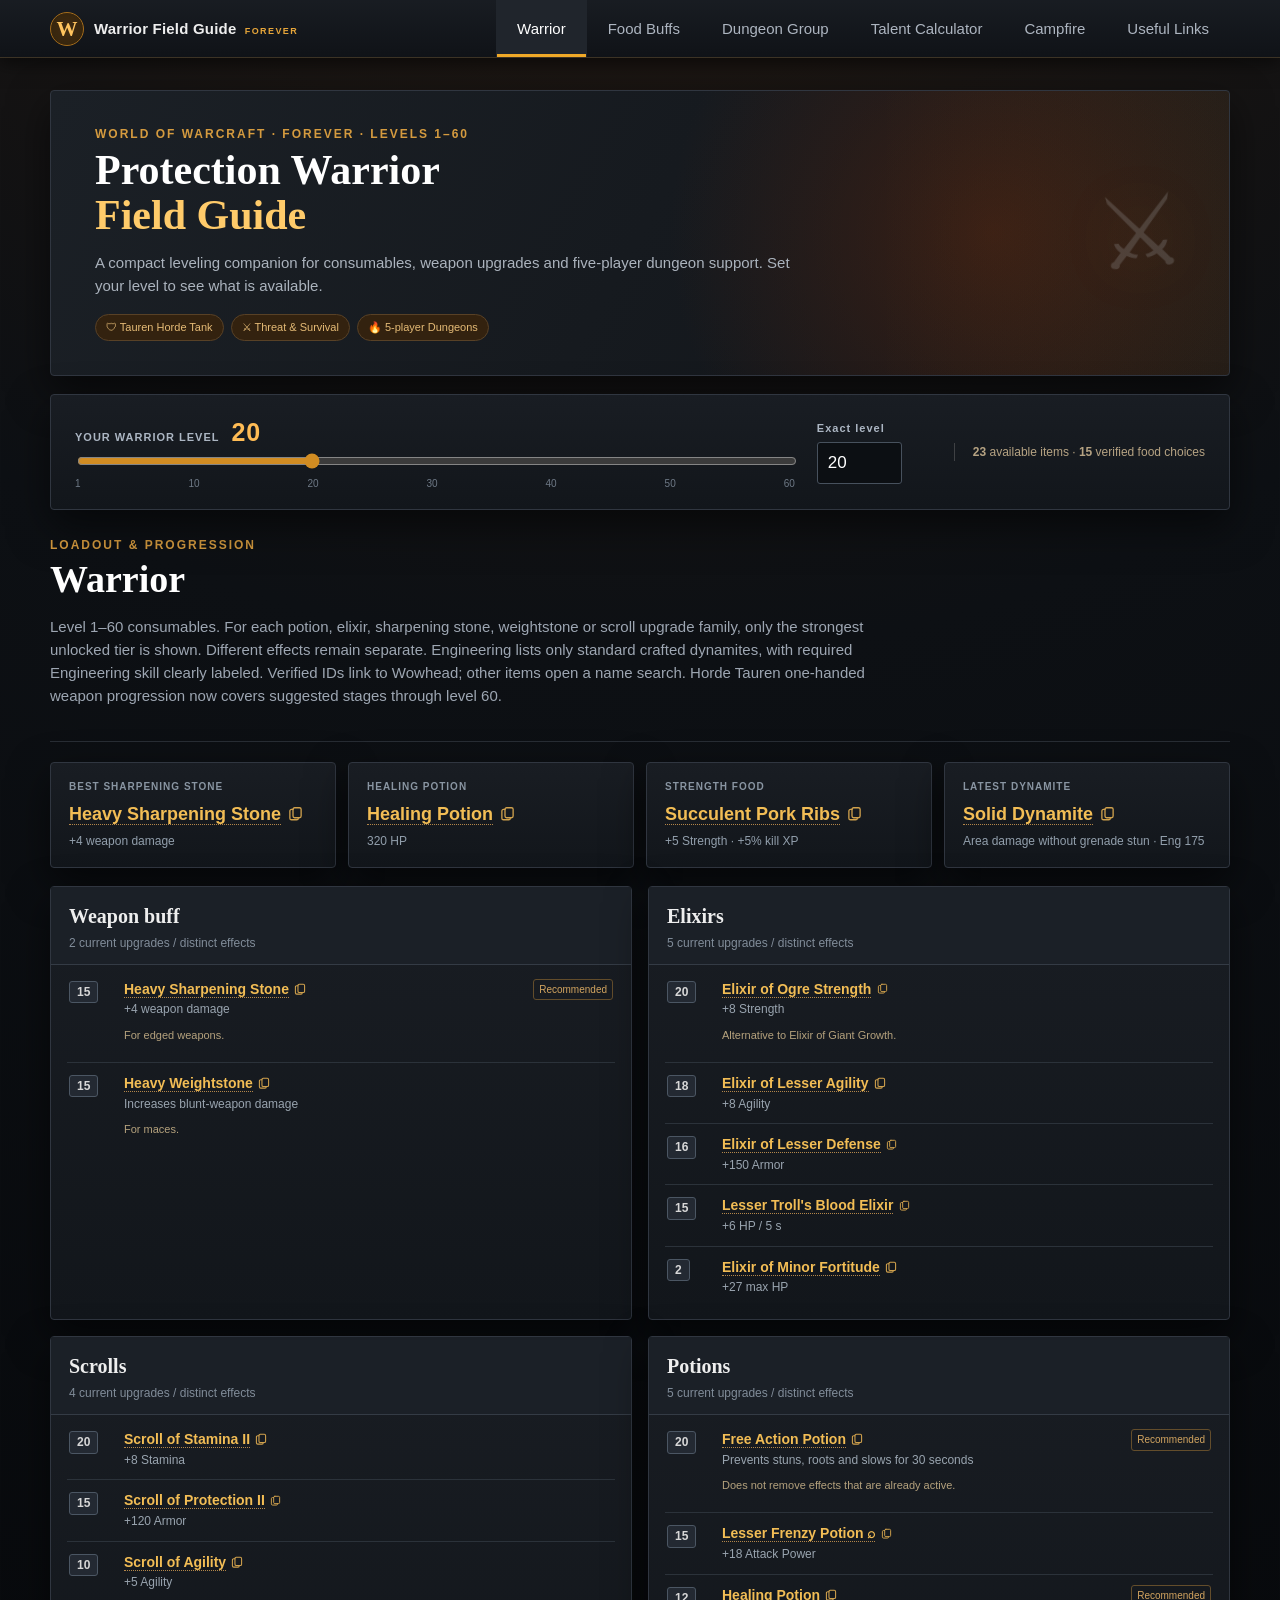
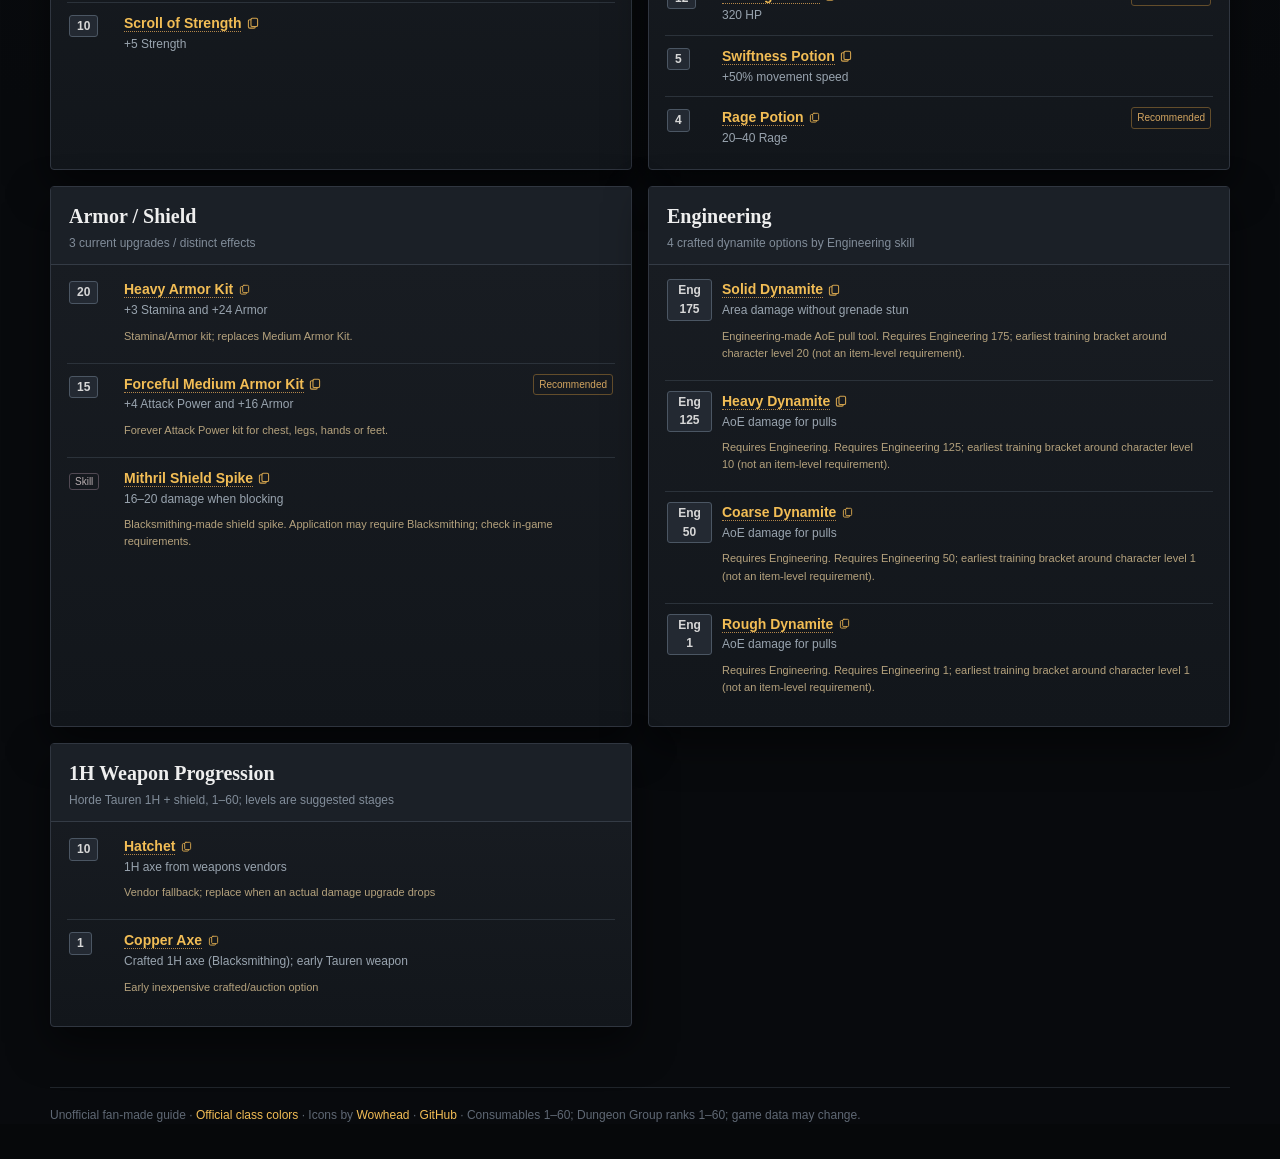
<file: index.html>
<!doctype html>
<html lang="en"><head><meta charset="utf-8"><meta name="viewport" content="width=device-width, initial-scale=1">
<meta name="description" content="WoW Forever Protection Warrior companion: level 1–60 consumables, food, campfire buffs and individual-level dungeon party planning.">
<title>Forever · Warrior Field Guide</title><link rel="stylesheet" href="styles.css?v=20261102-tooltip-fix"><link rel="stylesheet" href="forever.css?v=20261120-talents"></head>
<body data-page="forever">
<header class="topbar"><a class="brand" href="index.html"><span class="brand-mark">W</span><span>Warrior Field Guide <small class="brand-forever">FOREVER</small></span></a>
<button class="nav-toggle" aria-label="Toggle navigation" aria-expanded="false">☰</button>
<nav class="nav" id="mainNav"><a class="active" href="#warrior" data-tab="warrior">Warrior</a><a href="#food" data-tab="food">Food Buffs</a><a href="#group" data-tab="group">Dungeon Group</a><a href="#talents" data-tab="talents">Talent Calculator</a><a href="#camp" data-tab="camp">Campfire</a><a href="#links" data-tab="links">Useful Links</a></nav></header>
<main class="shell">
<section class="hero panel forever-hero"><div><div class="eyebrow">WORLD OF WARCRAFT · FOREVER · LEVELS 1–60</div><h1>Protection Warrior<br><span class="gold">Field Guide</span></h1><p>A compact leveling companion for consumables, weapon upgrades and five-player dungeon support. Set your level to see what is available.</p><div class="hero-pills"><span>🛡 Tauren Horde Tank</span><span>⚔ Threat & Survival</span><span>🔥 5-player Dungeons</span></div></div><div class="warrior-emblem" aria-hidden="true">⚔</div></section>
<section class="panel levelbar" aria-label="Warrior level"><div><label for="mainLevel">YOUR WARRIOR LEVEL <strong id="levelNum">20</strong></label><input type="range" id="mainLevel" min="1" max="60" value="20"><div class="level-hints"><span>1</span><span>10</span><span>20</span><span>30</span><span>40</span><span>50</span><span>60</span></div></div><label class="level-number-label" for="levelNumber">Exact level<input type="number" id="levelNumber" min="1" max="60" value="20"></label><div class="level-summary" id="levelSummary"></div></section>

<section id="view-warrior" class="tab-view"><div class="page-head"><div class="eyebrow">LOADOUT & PROGRESSION</div><h1>Warrior</h1><p>Level 1–60 consumables. For each potion, elixir, sharpening stone, weightstone or scroll upgrade family, only the strongest unlocked tier is shown. Different effects remain separate. Engineering lists only standard crafted dynamites, with required Engineering skill clearly labeled. Verified IDs link to Wowhead; other items open a name search. Horde Tauren one-handed weapon progression now covers suggested stages through level 60.</p></div><div id="warriorHighlights" class="highlights"></div><div class="category-grid" id="warriorCategories"></div></section>

<section id="view-food" class="tab-view" hidden><div class="page-head"><div class="eyebrow">COOKING & WELL FED</div><h1>Food Buffs</h1><p>Many cooked foods in Forever also grant +5% experience from enemy kills. Required character level and Cooking skill are different.</p></div>
<div class="notice">Only one Well Fed food buff can be active at a time. Some uncommon recipes have a known Cooking skill but no independently verified minimum character level; these are clearly marked.</div>
<div class="toolbar panel"><label>Category<select id="foodCategory"><option value="all">All categories</option><option value="STR">Strength</option><option value="STA">Stamina</option><option value="AGI">Agility</option><option value="AP">Attack Power</option><option value="INT">Intellect</option><option value="SPR">Spirit</option><option value="SPELL">Spell Damage</option><option value="HEAL">Healing Power</option><option value="SPECIAL">Special</option></select></label><label>Search<input type="search" id="foodSearch" placeholder="Food name…"></label><label class="check"><input id="foodShowUnverified" type="checkbox"> Include unverified level requirements</label></div><p id="foodCount" class="source-note"></p><div class="panel table-panel"><div class="table-scroll"><table><thead><tr><th>Level</th><th>Food</th><th>Buff</th><th>Cooking skill</th><th>Level status</th></tr></thead><tbody id="foodRows"></tbody></table></div></div></section>

<section id="view-group" class="tab-view" hidden><div class="page-head"><div class="eyebrow">FIVE-PLAYER DUNGEON TOOL</div><h1>Dungeon Group</h1><p>Buffs, support and crowd control for all nine classes through level 60. Choose each member&#39;s own level. Pet, talent and special-requirement abilities are marked; individual spell ranks assume training.</p></div>
<div class="panel party-builder"><div class="party-slots" id="groupSlots"></div><div class="party-submit"><div><strong id="groupSummary">Party buffs and crowd control</strong><span>Skills requiring talents, pets or class quests are flagged.</span></div><button class="button primary analyze-button" id="refreshGroup" type="button">Refresh Results</button></div></div>
<div id="partyResults" class="party-results"></div>
<section class="panel chat-export-panel" aria-labelledby="exportHeading"><div class="export-heading"><div><div class="eyebrow">SHARE WITH YOUR PARTY</div><h2 id="exportHeading">WoW Chat Export</h2><p>Each player gets their highest available spell rank for their own level. Class names start every line; unlock levels are not displayed.</p></div><div class="export-actions"><button id="copyAll" type="button" class="button primary">Copy all</button></div></div><div id="exportRows" class="export-rows"></div><div class="chat-warning"><strong>Sending to WoW:</strong> Copy all preserves separate lines, useful for a multi-line paste addon or sharing in Discord. Standard WoW chat removes newlines and limits message length, so use each row's <strong>Copy</strong> button to send one message at a time. <strong>*</strong> means an ability also requires a talent, pet or special unlock; having the level alone is not enough.</div><p id="copyStatus" role="status" aria-live="polite" class="source-note"></p></section>
</section>

<section id="view-talents" class="tab-view" hidden>
  <div class="page-head">
    <div class="eyebrow">BUILD PLANNER · LEVELS 10–60</div>
    <h1>Talent Calculator</h1>
    <p>Plan talents for every WoW Forever class right here. The interactive trees use a maintained community calculator embedded into this page; the original Wowhead calculator is available for comparison.</p>
  </div>
  <div class="panel talent-toolbar">
    <label for="talentClass">Class
      <select id="talentClass">
        <option value="warrior" selected>Warrior</option>
        <option value="paladin">Paladin</option>
        <option value="hunter">Hunter</option>
        <option value="rogue">Rogue</option>
        <option value="priest">Priest</option>
        <option value="shaman">Shaman</option>
        <option value="mage">Mage</option>
        <option value="warlock">Warlock</option>
        <option value="druid">Druid</option>
      </select>
    </label>
    <label for="talentLevel">Plan for level
      <input id="talentLevel" type="number" min="10" max="60" value="60">
    </label>
    <div class="talent-point-label">Points available <strong id="talentPoints">51</strong></div>
    <button id="talentCopyLink" class="button" type="button" disabled>Copy build link</button>
    <a id="talentWowhead" class="button" href="https://www.wowhead.com/forever/talent-calc/warrior" target="_blank" rel="noopener noreferrer">Original on Wowhead</a>
  </div>
  <p id="talentStatus" class="talent-status" role="status" aria-live="polite">Open this tab to load the calculator.</p>
  <button id="talentRetry" type="button" class="button" hidden>Retry loading calculator</button>
  <div id="talentCanvas" class="panel talent-canvas"></div>
  <p class="source-note talent-credit">Interactive calculator provided through the <a href="https://warcraftforever.com/developers/quickstart/" target="_blank" rel="noopener noreferrer">Warcraft Forever embed library</a>. It is independent of Wowhead. Talent data can change after game updates.</p>
</section>

<section id="view-camp" class="tab-view" hidden><div class="page-head"><div class="eyebrow">PROFESSION UTILITY</div><h1>Campfire Buffs</h1><p>Once you have unlocked camping through The Great Outdoors, you can benefit from other players' profession objects. Buff strength usually scales with character level.</p></div><div class="notice">Placing a campfire object requires the relevant profession skill. Nearby players can receive its benefit after spending about a minute by the fire. Some profession buffs conflict with class buffs.</div><div id="campCards" class="category-grid"></div></section>

<section id="view-links" class="tab-view" hidden><div class="page-head"><div class="eyebrow">BOOKMARKS & REFERENCES</div><h1>Useful Links</h1><p>Guides, resources and your own bookmarks. Add or edit entries in the simple CMS.</p></div><p id="linksStatus" class="source-note" role="status" hidden></p><div id="linksCards" class="link-grid"></div><p class="source-note"><a class="button" href="cms.html">⚙ Manage Links (CMS)</a></p></section>
</main><div id="itemCopyStatus" class="copy-name-status" role="status" aria-live="polite"></div><footer>Unofficial fan-made guide · <a href="https://warcraft.wiki.gg/wiki/Class_colors" target="_blank" rel="noopener">Official class colors</a> · Icons by <a href="https://www.wowhead.com/classic/icons/name:class" target="_blank" rel="noopener">Wowhead</a> · <a href="https://github.com/janbarta51-svg/forever" target="_blank" rel="noopener">GitHub</a> · Consumables 1–60; Dungeon Group ranks 1–60; game data may change.</footer>
<script>var whTooltips={colorLinks:true,iconizeLinks:true,iconSize:true,renameLinks:false};</script><script defer src="https://wow.zamimg.com/js/tooltips.js"></script>
<script src="data-food.js?v=20261116-food-112"></script><script src="data-warrior.js"></script><script src="data-60.js?v=20261116-tauren-armor"></script><script src="data-party.js?v=20261116-party60"></script><script src="class-ui.js"></script><script src="talents.js?v=20261120"></script><script src="app.js?v=20261120-talents"></script>
</body></html>
</file>
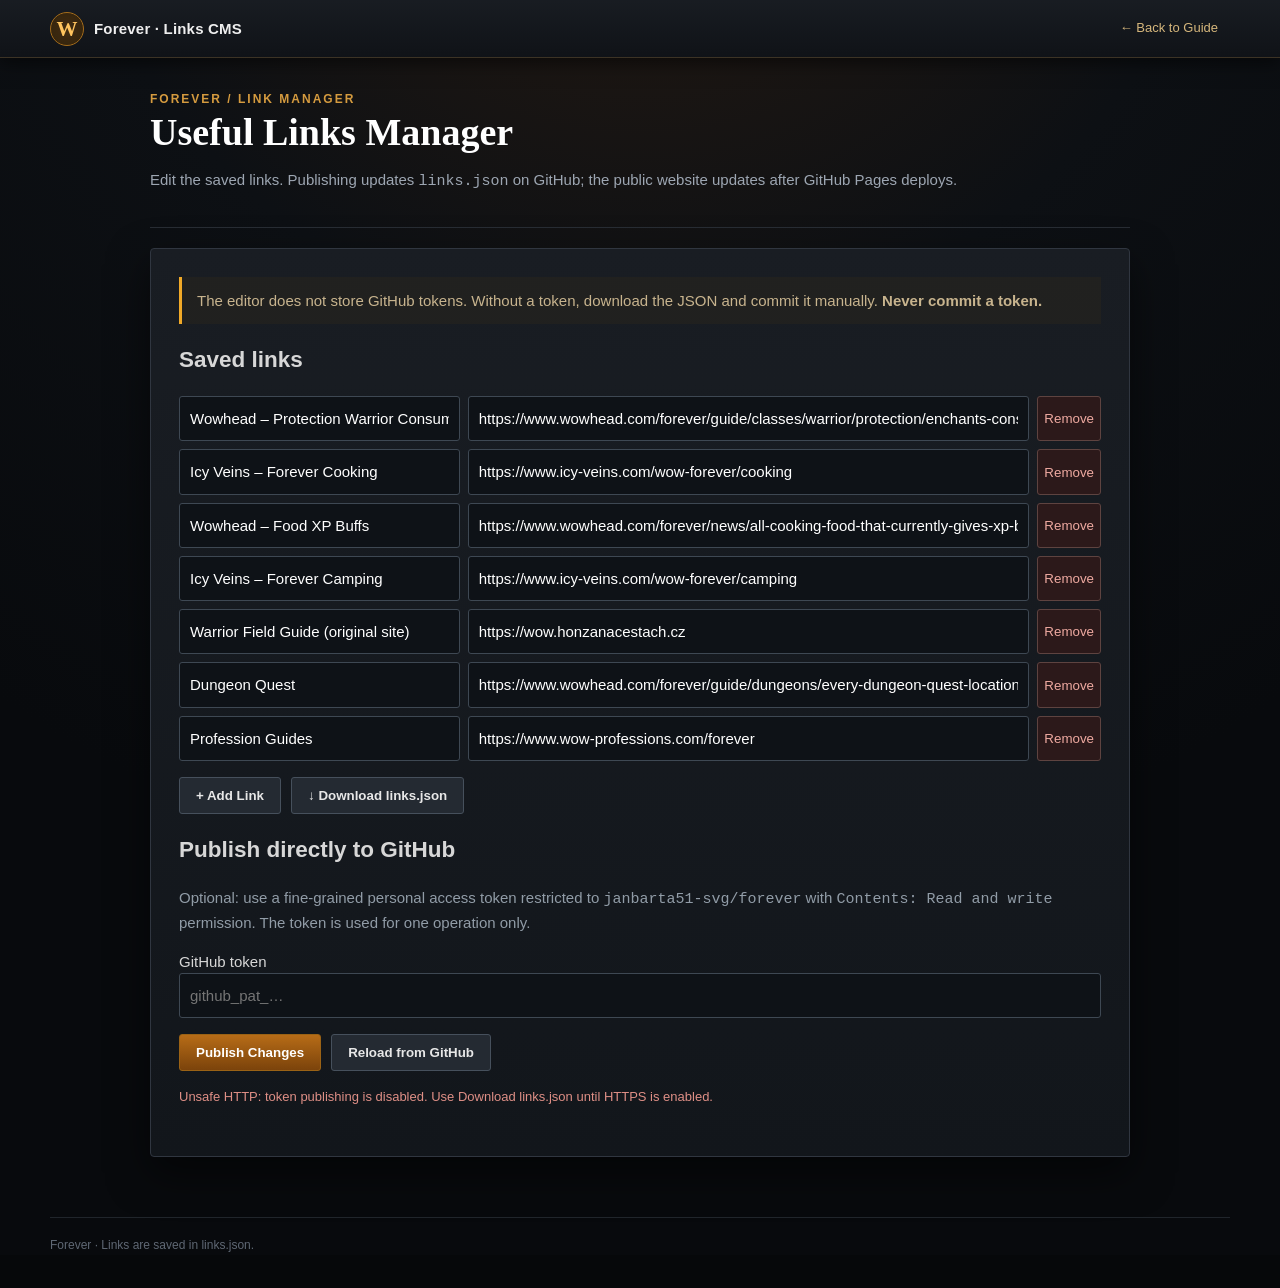
<file: cms.html>
<!doctype html>
<html lang="en">
<head>
  <meta charset="utf-8">
  <meta name="viewport" content="width=device-width,initial-scale=1">
  <title>CMS · Forever Links</title>
  <link rel="stylesheet" href="styles.css">
  <link rel="stylesheet" href="forever.css?v=20261109-cms-audit">
</head>
<body>
  <header class="topbar">
    <a class="brand" href="index.html#links"><span class="brand-mark">W</span><span>Forever · Links CMS</span></a>
    <a class="cms-back-link" href="index.html#links">← Back to Guide</a>
  </header>
  <main class="shell cms-form">
    <section class="page-head">
      <div class="eyebrow">FOREVER / LINK MANAGER</div>
      <h1>Useful Links Manager</h1>
      <p>Edit the saved links. Publishing updates <code>links.json</code> on GitHub; the public website updates after GitHub Pages deploys.</p>
    </section>
    <section class="panel prose">
      <div class="notice">The editor does not store GitHub tokens. Without a token, download the JSON and commit it manually. <strong>Never commit a token.</strong></div>
      <h2>Saved links</h2>
      <div id="cmsList" class="cms-list"></div>
      <div class="cms-actions">
        <button class="button" id="addLink" type="button">+ Add Link</button>
        <button class="button" id="downloadJson" type="button">↓ Download links.json</button>
      </div>
      <h2>Publish directly to GitHub</h2>
      <p class="muted">Optional: use a fine-grained personal access token restricted to <code>janbarta51-svg/forever</code> with <code>Contents: Read and write</code> permission. The token is used for one operation only.</p>
      <label for="githubToken">GitHub token</label>
      <input id="githubToken" type="password" autocomplete="off" placeholder="github_pat_…">
      <div class="cms-actions">
        <button class="button primary" id="publishLinks" type="button">Publish Changes</button>
        <button class="button" id="reloadLinks" type="button">Reload from GitHub</button>
      </div>
      <p id="cmsStatus" class="cms-status" role="status" aria-live="polite"></p>
    </section>
  </main>
  <footer>Forever · Links are saved in links.json.</footer>
  <script src="cms.js?v=20261116-http-safety"></script>
</body>
</html>
</file>
<file: styles.css>
:root{--bg:#080a0d;--bg2:#101318;--panel:#15191f;--panel2:#1b2027;--line:#313844;--text:#d7d7d7;--muted:#8f98a5;--gold:#f0a928;--gold2:#c27c13;--red:#b64236;--blue:#63a8ff;--green:#72c067;--shadow:0 16px 40px #0008}*{box-sizing:border-box}html{background:#06080a;color-scheme:dark}body{margin:0;font:15px/1.55 Arial,Helvetica,sans-serif;color:var(--text);background:radial-gradient(circle at 50% -20%,#2a1c11 0,#0d1014 36%,#080a0d 70%);min-height:100vh}a{color:#f2bd55;text-decoration:none}a:hover{color:#ffd98d;text-decoration:underline}.topbar{height:58px;position:sticky;top:0;z-index:50;display:flex;align-items:center;padding:0 max(18px,calc((100vw - 1180px)/2));background:linear-gradient(#191d23f8,#101318f8);border-bottom:1px solid #3c3325;box-shadow:0 4px 18px #0009}.brand{display:flex;align-items:center;gap:10px;font-weight:700;color:#eee;text-decoration:none;letter-spacing:.2px}.brand:hover{text-decoration:none}.brand-mark{display:grid;place-items:center;width:34px;height:34px;border:1px solid #a56d1b;border-radius:50%;font-family:Georgia,serif;font-size:21px;color:#ffc45e;background:radial-gradient(circle,#422d12,#17120a);box-shadow:0 0 18px #ce842233 inset}.nav{margin-left:auto;height:100%;display:flex}.nav a{display:flex;align-items:center;padding:0 20px;color:#adb5c0;text-decoration:none;border-left:1px solid transparent;border-right:1px solid transparent}.nav a:hover,.nav a.active{color:#fff;background:#20252c}.nav a.active{box-shadow:inset 0 -3px var(--gold)}.nav-toggle{display:none;margin-left:auto;border:0;background:none;color:white;font-size:24px}.shell{width:min(1180px,calc(100% - 32px));margin:32px auto 60px}.panel{background:linear-gradient(180deg,#191d23,#12161b);border:1px solid #303640;border-radius:4px;box-shadow:var(--shadow)}.hero{min-height:330px;padding:48px;display:flex;align-items:center;justify-content:space-between;overflow:hidden;position:relative;background:radial-gradient(circle at 80% 50%,#5a260f88 0,transparent 34%),linear-gradient(120deg,#1b2026,#111418)}.hero:before{content:"";position:absolute;inset:0;background:linear-gradient(90deg,#0000 70%,#d8861b13);pointer-events:none}.hero h1,.page-head h1{font-family:Georgia,"Times New Roman",serif;color:#fff;margin:.1em 0 .3em;line-height:1.08}.hero h1{font-size:46px}.hero p{max-width:710px;font-size:17px;color:#abb3bd}.eyebrow{color:#d59b3f;font-size:12px;font-weight:700;letter-spacing:2px}.warrior-emblem{font-size:130px;opacity:.18;transform:rotate(-5deg);filter:drop-shadow(0 0 35px #f27d18)}.hero-actions{display:flex;gap:10px;margin-top:24px}.button{display:inline-block;padding:10px 16px;border:1px solid #46505c;border-radius:3px;background:#242a32;color:#e7e7e7;font-weight:700;text-decoration:none}.button:hover{text-decoration:none;background:#2e3540;color:white}.button.primary{border-color:#9a6215;background:linear-gradient(#b76c17,#7b430b);color:white}.grid{display:grid;gap:18px;margin-top:18px}.grid.three{grid-template-columns:repeat(3,1fr)}.feature{padding:26px;color:inherit;text-decoration:none;transition:.15s transform,.15s border-color}.feature:hover{transform:translateY(-2px);border-color:#7b5b28;text-decoration:none}.feature h2{margin:.2em 0;color:#fff}.feature p{margin:0;color:var(--muted)}.feature-icon{font-size:34px}.prose{margin-top:18px;padding:28px}.page-head{margin:30px 0 20px;border-bottom:1px solid #282d34;padding-bottom:18px}.page-head h1{font-size:38px}.page-head p{color:#9da6b2;max-width:820px}.toolbar{display:flex;align-items:end;gap:16px;padding:16px;margin-bottom:18px}.toolbar label{color:#b9c1ca;font-size:12px;font-weight:700;text-transform:uppercase;letter-spacing:.5px}.toolbar input[type=search],.toolbar input[type=number]{display:block;margin-top:5px;background:#0d1014;border:1px solid #3a424d;border-radius:3px;padding:9px 10px;color:white;min-width:220px}.toolbar input[type=number]{min-width:105px;width:105px}.toolbar .check{display:flex;align-items:center;gap:8px;padding-bottom:8px;text-transform:none;font-size:13px}/* Apply wide table layout only to actual guide tables, never to Wowhead tooltip tables. */
.table-panel{overflow:hidden}.table-scroll{overflow:auto}.table-scroll > table{width:100%;border-collapse:collapse;min-width:700px}.table-scroll > table th{padding:11px 14px;background:#20252c;color:#bfc7d1;text-align:left;font-size:12px;text-transform:uppercase;letter-spacing:.5px;border-bottom:1px solid #3a414a}.table-scroll > table td{padding:11px 14px;border-bottom:1px solid #292e35;vertical-align:top}.table-scroll > table tbody tr:hover{background:#20252a}.table-scroll > table tbody tr:last-child td{border-bottom:0}.level-badge,.tag{display:inline-block;border:1px solid #4b5663;background:#232932;border-radius:3px;padding:1px 7px;font-size:12px;font-weight:700}.tag.alliance{border-color:#325b8e;color:#83b9ff;background:#142338}.tag.horde{border-color:#71362f;color:#cf746a;background:#301815}.tag.neutral{color:#c5cbd2}.horde-row{opacity:.42}.source-note{color:#838d99;font-size:13px;margin:15px 2px}.notice{margin:0 0 18px;padding:12px 15px;border-left:3px solid var(--gold);background:#3e2d1238;color:#c8b48e}.dungeon-grid{display:grid;gap:18px}.dungeon-card{background:linear-gradient(180deg,#191d23,#11151a);border:1px solid #303741;border-radius:4px;box-shadow:var(--shadow);overflow:hidden}.dungeon-head{padding:18px 20px;display:grid;grid-template-columns:1fr auto;gap:15px;border-bottom:1px solid #2e343d;background:linear-gradient(90deg,#1e232a,#181c21)}.dungeon-title h2{margin:0;color:#f1f1f1;font-family:Georgia,serif;font-size:25px}.dungeon-title .zone{color:#8994a1;margin-top:2px}.difficulty{display:flex;gap:8px;align-items:center}.range-pill{padding:5px 9px;border-radius:12px;background:#272e36;border:1px solid #414a55;font-size:12px}.range-pill.ready{border-color:#4b7749;color:#8bd084}.dungeon-meta{display:grid;grid-template-columns:repeat(3,1fr);border-bottom:1px solid #2b3037}.meta{padding:13px 18px;border-right:1px solid #2b3037}.meta:last-child{border-right:0}.meta small{display:block;color:#7f8996;text-transform:uppercase;font-size:10px;letter-spacing:.8px}.meta strong{color:#d8dde3}.quests{padding:8px 18px 15px}.quests h3{font-size:13px;color:#aeb7c2;text-transform:uppercase;letter-spacing:.6px;margin:10px 0}.quest-list{display:grid;grid-template-columns:repeat(2,minmax(0,1fr));gap:4px 18px}.quest-link{display:flex;align-items:center;gap:7px;padding:5px 3px;border-bottom:1px dotted #2b3037;min-width:0}.quest-link:before{content:"✓";color:#4b5967;font-size:11px}.quest-link a{white-space:nowrap;overflow:hidden;text-overflow:ellipsis}.empty{padding:25px;text-align:center;color:#89929d}.boss-level{color:#ffb55b}footer{width:min(1180px,calc(100% - 32px));margin:0 auto 35px;color:#5f6874;font-size:12px;border-top:1px solid #20252b;padding-top:18px}@media(max-width:760px){.topbar{padding:0 15px}.nav-toggle{display:block}.nav{display:none;position:absolute;top:58px;left:0;right:0;height:auto;background:#15191f;border-bottom:1px solid #343b45;flex-direction:column}.nav.open{display:flex}.nav a{padding:14px 20px;border-top:1px solid #252a31}.hero{padding:30px 24px;min-height:280px}.hero h1{font-size:36px}.warrior-emblem{display:none}.grid.three{grid-template-columns:1fr}.toolbar{align-items:stretch;flex-direction:column}.toolbar input[type=search],.toolbar input[type=number]{width:100%;min-width:0}.dungeon-head{grid-template-columns:1fr}.difficulty{flex-wrap:wrap}.dungeon-meta{grid-template-columns:1fr}.meta{border-right:0;border-bottom:1px solid #2b3037}.quest-list{grid-template-columns:1fr}}
.rank{display:inline-block;margin-left:7px;padding:1px 6px;border:1px solid #4b5562;border-radius:3px;background:#242a32;color:#aeb8c4;font-size:11px;font-weight:700;white-space:nowrap}.toolbar select{display:block;margin-top:5px;background:#0d1014;border:1px solid #3a424d;border-radius:3px;padding:9px 30px 9px 10px;color:white;min-width:190px}.party-builder{padding:0;overflow:visible}.party-slots{display:grid;grid-template-columns:repeat(5,minmax(0,1fr));border-bottom:1px solid #303640}.member-slot{position:relative;padding:18px;border-right:1px solid #303640;min-width:0}.member-slot:last-child{border-right:0}.member-slot.invalid{box-shadow:inset 0 0 0 1px #9a3f35;background:#3a17152b}.role-label{display:flex;gap:10px;align-items:center;margin-bottom:15px}.role-label strong{display:block;color:#fff;font-size:15px}.role-label small{display:block;color:#78838f;font-size:10px;white-space:nowrap;overflow:hidden;text-overflow:ellipsis}.role-icon{display:grid;place-items:center;width:34px;height:34px;border:1px solid #3e4651;border-radius:3px;background:#20262d;font-size:17px}.member-controls{display:grid;gap:10px}.class-picker{position:relative}.class-picker-button{width:100%;height:38px;display:flex;align-items:center;gap:8px;padding:0 9px;border:1px solid #404852;border-radius:3px;background:linear-gradient(#222830,#171b20);color:#b9c1ca;cursor:pointer;text-align:left}.class-picker-button:hover{border-color:#715225}.class-picker-button img,.class-option img,.matrix-class img{width:20px;height:20px;border:1px solid #5b6067;border-radius:2px;image-rendering:auto}.picker-caret{margin-left:auto;color:#737e8a}.class-picker-menu{display:none;position:absolute;left:0;right:0;top:42px;z-index:80;padding:5px;background:#0c0f13;border:1px solid #484f58;box-shadow:0 16px 35px #000c}.class-picker-menu.open{display:block}.class-option{width:100%;display:flex;align-items:center;gap:7px;padding:7px 8px;border:0;background:transparent;color:white;cursor:pointer;text-align:left;font-size:14px}.class-option:hover{background:#242a31}.level-control{display:flex;align-items:center;justify-content:space-between;color:#858f9b;font-size:11px;text-transform:uppercase;font-weight:700;letter-spacing:.4px}.member-level{width:67px;background:#0d1014;border:1px solid #3a424d;border-radius:3px;padding:7px 8px;color:#fff}.party-submit{display:flex;align-items:center;justify-content:space-between;gap:20px;padding:17px 20px;background:linear-gradient(90deg,#171b20,#121519)}.party-submit strong{display:block;color:#e2e5e8}.party-submit span{display:block;color:#7f8994;font-size:12px}.analyze-button{border:0;cursor:pointer;font-size:13px}.form-error{color:#d66b62!important;margin-top:3px}.party-results{margin-top:20px;scroll-margin-top:76px}.matrix-summary{display:flex;align-items:center;justify-content:space-between;gap:20px;padding:14px 18px;border:1px solid #333a44;border-bottom:0;background:#1d2229;border-radius:4px 4px 0 0}.matrix-summary strong{font-family:Georgia,serif;font-size:20px;color:#fff}.matrix-summary span{color:#8e98a4;font-size:12px}.matrix-scroll{overflow:auto;border:1px solid #333a44;border-radius:0 0 4px 4px;box-shadow:var(--shadow)}.party-matrix{min-width:1120px;background:#12161b}.party-matrix thead th{background:#1d232a;padding:13px 12px}.party-matrix thead th:first-child{width:145px}.party-matrix tbody td{width:19%;padding:10px;vertical-align:top;background:#12161b}.party-matrix tbody tr:nth-child(even) td{background:#14191f}.party-matrix tbody td:hover{background:#1a2027}.category-head{vertical-align:top;background:#1b2026!important;color:#c8cfd7!important;font-size:11px!important}.cat-dot{display:inline-block;width:8px;height:8px;margin-right:7px;border-radius:50%;background:#727b85}.cat-dot.buff{background:#65a9e8}.cat-dot.debuff{background:#d26a61}.cat-dot.cc{background:#b986dc}.cat-dot.damage{background:#e1a14a}.cat-dot.special{background:#70b979}.matrix-class{display:grid;grid-template-columns:22px 1fr;gap:0 7px;align-items:center}.matrix-class img{grid-row:1/3}.matrix-class span{font-size:14px;text-transform:none;letter-spacing:0}.matrix-class small{color:#78828d;font-size:10px;text-transform:none;letter-spacing:0}.matrix-ability{padding:7px 6px;border-bottom:1px dotted #303740}.matrix-ability:last-child{border-bottom:0}.matrix-ability .ability-name{display:inline;color:#d7dbe0;font-weight:700;font-size:12px}.matrix-ability .rank{margin-left:5px;padding:0 4px;font-size:9px}.matrix-ability small{display:block;margin-top:2px;color:#717c88;font-size:10px;line-height:1.35}.none{color:#4e5660}.matrix-note{margin:10px 2px 0;color:#737d89;font-size:11px}.party-note{margin-top:18px}.grid.four{grid-template-columns:repeat(4,1fr)}
@media(max-width:1000px){.party-slots{grid-template-columns:repeat(2,1fr)}.member-slot{border-bottom:1px solid #303640}.member-slot:nth-child(2n){border-right:0}.member-slot:last-child{border-right:1px solid #303640}.matrix-summary{align-items:flex-start;flex-direction:column}.grid.four{grid-template-columns:repeat(2,1fr)}}
@media(max-width:760px){.toolbar select{width:100%}.party-slots{grid-template-columns:1fr}.member-slot,.member-slot:nth-child(2n),.member-slot:last-child{border-right:0}.party-submit{align-items:stretch;flex-direction:column}.analyze-button{width:100%}.grid.four{grid-template-columns:1fr}}

.loot-grid{display:grid;gap:16px}.loot-card{background:linear-gradient(180deg,#191d23,#11151a);border:1px solid #303741;border-radius:4px;box-shadow:var(--shadow);overflow:hidden}.loot-head{display:flex;align-items:flex-start;justify-content:space-between;gap:18px;padding:17px 20px;background:linear-gradient(90deg,#1e232a,#181c21);border-bottom:1px solid #2e343d}.loot-head h2{margin:0;color:#f1f1f1;font-family:Georgia,serif;font-size:24px}.loot-range{display:flex;flex-wrap:wrap;justify-content:flex-end;gap:7px}.loot-body{padding:14px 20px 18px}.loot-list{display:grid;grid-template-columns:repeat(3,minmax(0,1fr));gap:7px 18px}.loot-item{min-width:0;padding:6px 4px;border-bottom:1px dotted #2c333b}.loot-item a{font-weight:700;white-space:nowrap;overflow:hidden;text-overflow:ellipsis;display:inline-block;max-width:100%;vertical-align:middle}.loot-group+.loot-group{margin-top:17px}.loot-group-title{margin:0 0 7px;color:#aeb7c2;font-size:11px;text-transform:uppercase;letter-spacing:.7px}.loot-card.dimmed{opacity:.48}.loot-count{color:#727d89;font-size:11px;margin-top:5px}.spell-link a,.matrix-ability a{font-weight:700}.matrix-ability a{font-size:12px}.ability-link-note{color:#6f7a86;font-size:10px}
@media(max-width:900px){.loot-list{grid-template-columns:repeat(2,minmax(0,1fr))}}@media(max-width:600px){.loot-head{flex-direction:column}.loot-range{justify-content:flex-start}.loot-list{grid-template-columns:1fr}}
.grid.five{grid-template-columns:repeat(5,1fr)}
@media(max-width:1100px){.grid.five{grid-template-columns:repeat(3,1fr)}}
@media(max-width:760px){.grid.five{grid-template-columns:1fr}}
/* Party Planner ability links: compact Wowhead-style spell rows */
.matrix-ability .ability-name{display:flex;align-items:center;min-height:22px}
.matrix-ability .ability-name a{display:inline-flex;align-items:center;gap:6px;line-height:20px;text-decoration:none}
.matrix-ability .ability-name a:hover{text-decoration:underline}
.matrix-ability .ability-name img,.matrix-ability .wowhead-tooltip-icon{width:20px!important;height:20px!important;margin:0 6px 0 0!important;border:1px solid #555d67!important;border-radius:2px!important;vertical-align:middle!important}
.matrix-ability.buff .party-spell-link{color:#78baff}
.matrix-ability.debuff .party-spell-link{color:#e17a72}
.matrix-ability.cc .party-spell-link{color:#c492e8}
.matrix-ability.damage .party-spell-link{color:#e5aa55}
.matrix-ability.special .party-spell-link{color:#80c989}
.matrix-ability .rank{flex:0 0 auto}
</file>
<file: forever.css>
/* Forever uses the original wow.field.guide stylesheet as its base. */
[hidden]{display:none!important}.gold{color:#ffcb6a}.brand-forever{font-size:9px;letter-spacing:1.4px;color:#e7a63a;margin-left:4px}.forever-hero{min-height:230px;padding:34px 44px}.forever-hero h1{font-size:42px}.forever-hero p{font-size:15px;margin:8px 0 0}.forever-hero .warrior-emblem{font-size:100px}.hero-pills{display:flex;flex-wrap:wrap;gap:7px;margin-top:16px}.hero-pills span{font-size:11px;color:#e5bb76;border:1px solid #584126;border-radius:15px;padding:4px 10px;background:#33220f}.levelbar{display:grid;grid-template-columns:minmax(0,1fr) 115px minmax(110px,auto);align-items:center;gap:22px;padding:18px 24px;margin-top:18px;position:sticky;top:58px;z-index:39}.levelbar label{display:block;color:#acb6c3;font-size:11px;font-weight:700;letter-spacing:1px}.levelbar label strong{color:#ffbc55;font-size:25px;margin-left:8px}.levelbar input[type=range]{width:100%;accent-color:#d18c22;cursor:pointer}.level-hints{display:flex;justify-content:space-between;font-size:10px;color:#6e7986}.levelbar input[type=number]{width:85px;border:1px solid #47515d;background:#0c0f13;color:white;padding:10px;font-size:17px;margin-top:5px;border-radius:3px}.level-summary{font-size:12px;color:#b6a383;border-left:1px solid #3f4144;padding-left:18px}.tab-view{min-height:400px}.page-head{margin-top:26px}.highlights{display:grid;grid-template-columns:repeat(4,minmax(0,1fr));gap:12px;margin-bottom:18px}.highlight{padding:16px 18px}.highlight small,.detail-label{color:#8995a2;display:block;font-size:10px;font-weight:bold;text-transform:uppercase;letter-spacing:1px}.highlight strong{display:block;color:#f8c271;font-size:18px;margin-top:7px}.highlight p{font-size:12px;color:#929fac;margin:3px 0 0}.category-grid{display:grid;grid-template-columns:repeat(2,minmax(0,1fr));gap:16px}.mini-panel{overflow:visible;padding:0}.mini-panel h2{font-family:Georgia,serif;color:#eee;font-size:20px;margin:0;padding:14px 18px;border-bottom:1px solid #343b45;background:#1b2027}.mini-panel .subtitle{display:block;font:12px Arial,sans-serif;color:#818c99;margin-top:4px}.entry-list{padding:4px 16px 12px}.entry{display:grid;grid-template-columns:45px 1fr auto;gap:10px;align-items:start;padding:10px 2px;border-bottom:1px solid #2b323a}.entry:last-child{border-bottom:0}.entry .level-badge{text-align:center}.entry-desc{font-size:12px;color:#99a4af}.entry-title{display:block;font-weight:700;font-size:14px}.small-flag{font-size:10px;color:#d3a560;padding:2px 5px;border:1px solid #634d2b;border-radius:3px}.small-flag.uncertain{color:#b9aeb0;border-color:#514953}.empty-state{color:#818d99;padding:23px 15px;font-size:13px}.toolbar select{font-size:14px}.toolbar input[type=search]{min-width:190px}.group-select{display:block;width:100%;color:#fff;background:#10151b;border:1px solid #48515c;padding:9px 5px;margin-top:14px;border-radius:3px}.member-slot{padding:15px}.member-slot .role-label{margin-bottom:4px}.member-slot small{color:#8b96a5}.party-results .category-grid{margin-top:14px}.source-note a{word-break:break-word}.link-grid{display:grid;grid-template-columns:repeat(3,minmax(0,1fr));gap:14px}.link-card{padding:18px;display:block;color:inherit}.link-card:hover{text-decoration:none;border-color:#8b622c}.link-card strong{color:#eec077}.link-card span{display:block;color:#8d97a3;font-size:12px;margin-top:6px;word-break:break-all}.muted{color:#919ca7}.tooltip-wrap{position:relative;display:inline-block}.tooltip-wrap>a{cursor:help;border-bottom:1px dotted #b38649}.flag-note{font-size:11px;color:#b5a27d;padding:8px 0}.stat-good{color:#87c77a}.stat-muted{color:#8a96a4}.status-estimated{color:#c7aa7d}.status-verified{color:#83bd86}.camp-note{font-size:12px;color:#91a0ad;margin-top:8px}.cms-form{max-width:980px}.cms-list{display:grid;gap:8px}.cms-row{display:grid;grid-template-columns:1fr 2fr auto;gap:8px}.cms-row input,.cms-form input,.cms-form textarea{background:#0e1217;border:1px solid #3e4853;color:white;border-radius:3px;padding:10px;width:100%;font:inherit}.cms-row button{border:1px solid #5e4340;background:#2c191a;color:#efaaa1;border-radius:3px;cursor:pointer}.cms-actions{display:flex;gap:10px;flex-wrap:wrap;margin:16px 0}.cms-actions button{cursor:pointer}.cms-status{min-height:28px;font-size:13px}.citation-inline{font-size:11px;color:#7d8a98}.citation-inline a{color:#c7a369}.tab-view .notice{margin-bottom:15px}
@media(max-width:980px){.link-grid{grid-template-columns:repeat(2,minmax(0,1fr))}.highlights{grid-template-columns:repeat(2,minmax(0,1fr))}.levelbar{grid-template-columns:1fr 100px}.level-summary{grid-column:1/-1;border-left:0;border-top:1px solid #3f4144;padding:10px 0 0}}
@media(max-width:760px){.forever-hero{padding:25px}.forever-hero h1{font-size:34px}.levelbar{top:58px;padding:12px;gap:12px}.category-grid,.highlights,.link-grid{grid-template-columns:1fr}.cms-row{grid-template-columns:1fr}.cms-row button{padding:8px}.entry{grid-template-columns:38px 1fr auto}.mini-panel h2{font-size:18px}.nav{z-index:100}}


/* ------------------------------------------------------------------------
   Forever 1.1 · WoW class-colored dungeon planner and export layout
   Class colors are provided by class-ui.js; the CSS variable is trusted data.
   ------------------------------------------------------------------------ */
.class-slot{border-top:3px solid var(--class-color,#4b5663);background:linear-gradient(155deg,color-mix(in srgb,var(--class-color,#555) 7%,#171b20),#111519 70%)}
.class-slot .class-colored,.member-result .class-colored{color:var(--class-color,#fff)}
.class-slot .role-label{gap:10px;margin-bottom:12px}
.class-slot .role-label strong{font-size:15px;line-height:1.1}
.party-class-icon{display:block;width:29px;height:29px;flex-shrink:0;object-fit:cover;border-radius:3px;border:1px solid color-mix(in srgb,var(--class-color,#5a6470) 50%,#34404c);background:#090c11}
.role-icon-class{width:35px;height:35px}
.group-class-picker{display:flex;align-items:center;gap:8px;width:100%;height:43px;padding:5px 8px;border:1px solid color-mix(in srgb,var(--class-color,#434b56) 45%,#313a46);border-radius:3px;background:#101318;min-width:0}
.group-class-picker .class-name{font-weight:bold;color:var(--class-color,#fff)}
.group-class-picker .picker-caret{margin-left:auto;opacity:.65}
.group-class-picker select{width:100%;min-width:0;flex:1;border:0;background:#101318;color:var(--class-color,#fff);font-weight:700;font-size:14px;outline-offset:3px;cursor:pointer;padding:4px 0}
.group-class-picker select option{background:#151b22;color:#e3e6ea}
.group-class-picker.fixed{cursor:default}
.class-slot .member-level{width:85px;color:#fff;text-align:center}
.class-slot .level-control{display:flex;align-items:center;gap:10px;justify-content:space-between;margin-top:10px;color:#a9b3c1}
.class-slot .member-controls{display:block}
.class-slot .level-control input[type=number]{background:#0c1116}
.party-class-results{display:grid;grid-template-columns:1fr;gap:16px;margin-top:16px}
.member-result{overflow:hidden;border-left:4px solid var(--class-color,#656c78)}
.member-result-header{display:flex;gap:12px;align-items:center;padding:15px 18px;background:linear-gradient(90deg,color-mix(in srgb,var(--class-color,#777) 12%,#1a1d23),#171a20 65%);border-bottom:1px solid #38404a}
.member-result-header .party-class-icon{width:36px;height:36px}
.member-result-header h2{margin:0;font-family:Georgia,serif;font-size:23px}
.member-result-header h2 small{font-family:Arial,sans-serif;color:#aeb7c2;font-size:13px;margin-left:5px;font-weight:400}
.member-result-header span{font-size:11px;color:#8b96a4}
.group-columns{display:grid;grid-template-columns:1fr 1fr;gap:0}
.group-type{padding:14px 18px 16px;min-width:0}
.group-type + .group-type{border-left:1px solid #313944}
.group-type h3{margin:0 0 9px;color:#d7dde5;text-transform:uppercase;letter-spacing:.7px;font-size:12px}
.group-ability{padding:9px 0;border-bottom:1px dotted #34404a}
.group-ability:last-child{border-bottom:0}
.group-ability-line{display:flex;gap:8px;align-items:center;flex-wrap:wrap;font-size:13px}
.group-ability-line a{font-weight:700}
.group-effect{font-size:12px;color:#b4bec8;margin:3px 0 0}
.group-note{font-size:11px;color:#85909d;margin:2px 0 0}
.group-ability .rank{font-size:10px;margin:0}
.group-ability .level-badge{font-size:10px;color:#b2bfce;border-color:#37424e}
.requirement-flag{color:#e4ad69;text-transform:capitalize}
.chat-export-panel{margin-top:20px;padding:20px 22px}
.export-heading{display:flex;align-items:center;justify-content:space-between;gap:20px;margin-bottom:18px}
.export-heading h2{font:27px Georgia,serif;color:#f0f1f3;margin:3px 0}
.export-heading p{font-size:13px;color:#95a0ae;margin:0;max-width:660px}
.export-actions{display:flex;flex-wrap:wrap;gap:8px}
.export-actions button,.export-copy{cursor:pointer}
.export-rows{display:grid;gap:8px}
.export-row{display:grid;grid-template-columns:30px minmax(0,1fr) auto;align-items:center;gap:10px;padding:10px 12px;border:1px solid #343e49;border-left:3px solid var(--class-color,#777);border-radius:3px;background:#10141a}
.export-index{font-size:11px;color:#7d8895;text-align:center}
.export-text{font-size:13px;line-height:1.5;color:#dae0e7;overflow-wrap:anywhere;white-space:pre-wrap;user-select:text}
.export-copy{padding:6px 11px;font-size:12px}
.chat-warning{background:#30271863;color:#c7bca9;border-left:3px solid #bc8b39;padding:12px 14px;font-size:12px;margin-top:16px;line-height:1.6}
#copyStatus{margin:10px 0 0;min-height:20px}
@media(max-width:1050px){.party-slots{grid-template-columns:repeat(3,minmax(0,1fr))}.member-slot{border-bottom:1px solid #303640}.export-heading{align-items:flex-start;flex-direction:column}}
@media(max-width:760px){.party-slots{grid-template-columns:1fr}.class-slot{padding:14px 18px}.group-columns{grid-template-columns:1fr}.group-type + .group-type{border-left:0;border-top:1px solid #333b45}.export-heading h2{font-size:23px}.export-row{grid-template-columns:22px minmax(0,1fr) auto}.chat-export-panel{padding:14px}.group-ability-line{gap:5px}.party-submit{padding:15px}}


/* v1.2: actual Blizzard transparent role icons and centered class selector. */
.role-slot{position:relative;overflow:visible;isolation:auto}
.role-slot:has(.role-class-selector[open]){z-index:90}
.role-slot .role-heading{
  display:flex;
  align-items:center;
  min-height:45px;
  gap:10px;
  margin:0 0 11px;
}
.role-slot .party-role-icon{
  width:42px;height:42px;flex:0 0 42px;
  display:block;object-fit:contain;border:none;background:none;
  box-shadow:none;filter:drop-shadow(0 2px 6px #0008);
}
.role-heading-copy{min-width:0;display:flex;flex-direction:column;justify-content:center;gap:1px}
.role-heading-copy .role-heading-title{
  color:#f4f5f7;font-size:16px;line-height:1.2;
  font-weight:700;letter-spacing:.1px;
}
.role-heading-copy small{display:block;color:var(--class-color,#fff);font-size:11px;line-height:1.3}
.role-slot .member-controls{display:block}
.role-class-selector{position:relative;width:100%;margin:0}
.role-class-trigger{
  display:grid;grid-template-columns:28px minmax(0,1fr);
  gap:8px;align-items:center;
  min-height:42px;width:100%;
  padding:5px 9px;box-sizing:border-box;
  background:#11151b;border:1px solid color-mix(in srgb,var(--class-color,#667) 42%,#29323d);
  border-radius:4px;color:var(--class-color,#fff);
  cursor:pointer;list-style:none;user-select:none;
  transition:border-color .12s ease,background .12s ease;
}
.role-class-trigger::-webkit-details-marker{display:none}
.role-class-trigger::marker{content:""}
.role-class-trigger:hover,
.role-class-selector[open] .role-class-trigger{
  border-color:var(--class-color,#b18b4b);
  background:#1b222b;
}
.role-class-trigger:focus-visible,.role-class-option:focus-visible{
  outline:2px solid #e7bb67;outline-offset:2px;
}
.role-class-trigger .party-class-icon{width:27px;height:27px}
.role-class-trigger .selected-class{
  display:block;min-width:0;text-align:center;
  overflow:hidden;white-space:nowrap;text-overflow:ellipsis;
  font-weight:700;font-size:14px;color:var(--class-color,#fff);
}
.role-class-selector.fixed .role-class-trigger{
  cursor:default;opacity:1;background:#14171d;
}
.role-class-selector.fixed .role-class-trigger:hover{
  border-color:color-mix(in srgb,var(--class-color,#667) 42%,#29323d);
}
.role-class-selector:not([open]) .role-class-menu{display:none}
.role-class-menu{
  display:grid;gap:2px;position:absolute;z-index:110;
  top:calc(100% + 4px);left:0;right:0;
  max-height:315px;overflow-y:auto;overscroll-behavior:contain;
  border:1px solid #46505e;background:#0c1016;
  border-radius:5px;padding:5px;
  box-shadow:0 15px 40px #000e,0 1px 4px #0009;
}
.role-class-option{
  display:grid;grid-template-columns:26px minmax(0,1fr) 26px;
  gap:8px;align-items:center;
  width:100%;min-height:37px;
  border:1px solid transparent;border-radius:3px;
  padding:4px 7px;background:transparent;
  color:var(--class-color,#fff);cursor:pointer;
  text-align:left;font:inherit;
}
.role-class-option:hover,.role-class-option:focus-visible{
  background:color-mix(in srgb,var(--class-color,#fff) 13%,#111923);
  border-color:color-mix(in srgb,var(--class-color,#fff) 33%,#26313e);
}
.role-class-option.active{background:color-mix(in srgb,var(--class-color,#fff) 9%,#151a20)}
.role-class-option .party-class-icon{width:25px;height:25px}
.role-class-option .option-class-name{
  text-align:center;font-weight:700;font-size:13px;
  color:var(--class-color,#fff);
}
.role-class-option .option-check{text-align:center;color:var(--class-color,#fff);font-size:14px}
.role-slot .level-control{margin:12px 0 0}
.role-slot .member-level{width:78px;max-width:48%;font-size:13px}
@media(max-width:760px){
  .role-slot .role-heading{min-height:45px}
  .role-class-menu{max-height:235px}
}

/* Keep all five party roles on a single row on normal desktop widths. */
@media(min-width:900px){.party-slots{grid-template-columns:repeat(5,minmax(0,1fr))}}


/* v1.3 — subtle Auction House item-name copy action.
   A mask uses a clean overlapping-pages silhouette; CSS supplies the gold tint.
   The icon stays approximately the height of one lowercase character. */
.buyable-item-name{display:inline}
.copy-item-name{
  appearance:none;-webkit-appearance:none;
  display:inline-flex;align-items:center;justify-content:center;
  width:1em;height:1em;padding:0;margin:0 0 0 .3em;
  vertical-align:-.08em;border:0;border-radius:2px;
  background:transparent;color:#d0a14c;
  font:inherit;line-height:1;cursor:pointer;
  transition:color .14s ease,background .14s ease;
}
.copy-item-glyph{
  width:.84em;height:.84em;display:block;flex:0 0 auto;
  background:currentColor;
  -webkit-mask:url("assets/icons/copy.svg") center / contain no-repeat;
  mask:url("assets/icons/copy.svg") center / contain no-repeat;
}
.copy-item-name:hover{
  color:#ffd078;
  background:rgba(226,166,75,.10);
}
.copy-item-name:focus-visible{
  outline:2px solid #f2be65;outline-offset:2px;
}
.copy-item-name:active{color:#fff0bf;transform:translateY(1px)}
.copy-name-status{
  position:fixed;bottom:20px;right:20px;z-index:160;
  max-width:min(340px,calc(100vw - 40px));
  padding:9px 14px;border-radius:5px;
  border:1px solid #96713a;
  color:#f7d395;background:#1d1a14;
  box-shadow:0 6px 25px #0008;
  font-size:12px;line-height:1.4;
  pointer-events:none;
}
.copy-name-status[data-state="error"]{border-color:#ae655b;color:#ffb5a4}
.copy-name-status:empty{display:none}


/* Native Wowhead tooltip sizing; no duplicate local tooltip is rendered. */
/* Preserve Wowhead's own natural width, but cap exceptionally long item text.
   Do not set a fixed width: a short tooltip should stay short. */
.wowhead-tooltip,
#wowhead-tooltip{
  max-width:min(420px, calc(100vw - 24px)) !important;
}
.wowhead-tooltip table,
#wowhead-tooltip table{
  width:auto;
  min-width:0;
  max-width:100%;
}
.wowhead-tooltip td,
#wowhead-tooltip td{
  overflow-wrap:break-word;
}

/* Legacy tooltip safety guard (v1.5.1).
   Older cached app.js versions inserted a second local tooltip on focus/hover.
   Never render that card, even if a stale script reaches the page. */
.local-tooltip,
.tooltip-wrap .local-tooltip{
  display:none !important;
  visibility:hidden !important;
  pointer-events:none !important;
}

/* CMS back navigation remains visible on mobile; unlike the main menu it has no toggle. */
.cms-back-link{margin-left:auto;padding:9px 12px;color:#d6b77c;text-decoration:none;white-space:nowrap;font-size:13px}
.cms-back-link:hover{color:#fff;text-decoration:none}
@media(max-width:480px){.cms-back-link{font-size:12px;padding:8px 4px}.cms-form .page-head h1{font-size:29px}}

/* Food icons are supplied by Wowhead for every verified item ID.
   The category glyph remains visible if the external tooltip CDN is blocked. */
.food-item-name{display:inline-flex;align-items:center;gap:6px;max-width:100%}
.food-fallback-icon{display:inline-flex;align-items:center;justify-content:center;
  width:18px;height:18px;min-width:18px;font-size:14px;line-height:1;
  background:#20252e;border:1px solid #50586a;border-radius:3px}
.food-item-name:has(.icon,.icontiny,.iconsmall,.iconmedium,.iconlarge,.iconsmall,.iconlarge,img) .food-fallback-icon{display:none}
.food-item-name .tooltip-wrap a{display:inline-flex;align-items:center;gap:5px}


/* Embedded WoW Forever talent planner. Provider maintains its own Shadow DOM.
   The calculator mounts only when its tab is selected, not behind a hidden tab. */
.talent-toolbar{display:flex;align-items:flex-end;flex-wrap:wrap;gap:14px;padding:16px 18px;margin-bottom:12px}
.talent-toolbar label{display:flex;flex-direction:column;gap:5px;min-width:120px;color:#aeb8c2;font-size:12px;font-weight:700}
.talent-toolbar select,.talent-toolbar input[type=number]{
  border:1px solid #4d5968;border-radius:4px;background:#0d1218;color:#f4e2bc;
  min-height:40px;padding:7px 10px;font:600 14px Arial,sans-serif
}
.talent-toolbar input[type=number]{width:100px}
.talent-point-label{font-size:12px;color:#aab4c0;display:flex;align-items:center;gap:8px;padding-bottom:10px}
.talent-point-label strong{color:#f3bb60;font-size:18px}
.talent-toolbar .button{min-height:40px;white-space:nowrap}
.talent-toolbar button:disabled{opacity:.55;cursor:default}
.talent-status{min-height:30px;color:#a8b5bf;padding:7px 2px;margin:4px 0}
.talent-status[data-state=error]{color:#ffc0a8}
.talent-canvas{min-height:560px;padding:16px;overflow:visible}
.talent-credit{margin:15px 0 26px}
@media(max-width:1050px){
  .topbar .nav-toggle{display:block}
  .topbar .nav{display:none;position:absolute;top:58px;left:0;right:0;height:auto;background:#15191f;border-bottom:1px solid #343b45;flex-direction:column}
  .topbar .nav.open{display:flex}
  .topbar .nav a{padding:14px 20px;border-top:1px solid #252a31}
}
@media(max-width:760px){
  .talent-toolbar{align-items:stretch}
  .talent-toolbar label{flex:1 1 120px}
  .talent-toolbar .button{flex:1 1 190px;text-align:center}
  .talent-canvas{padding:7px;min-height:480px}
}
</file>
